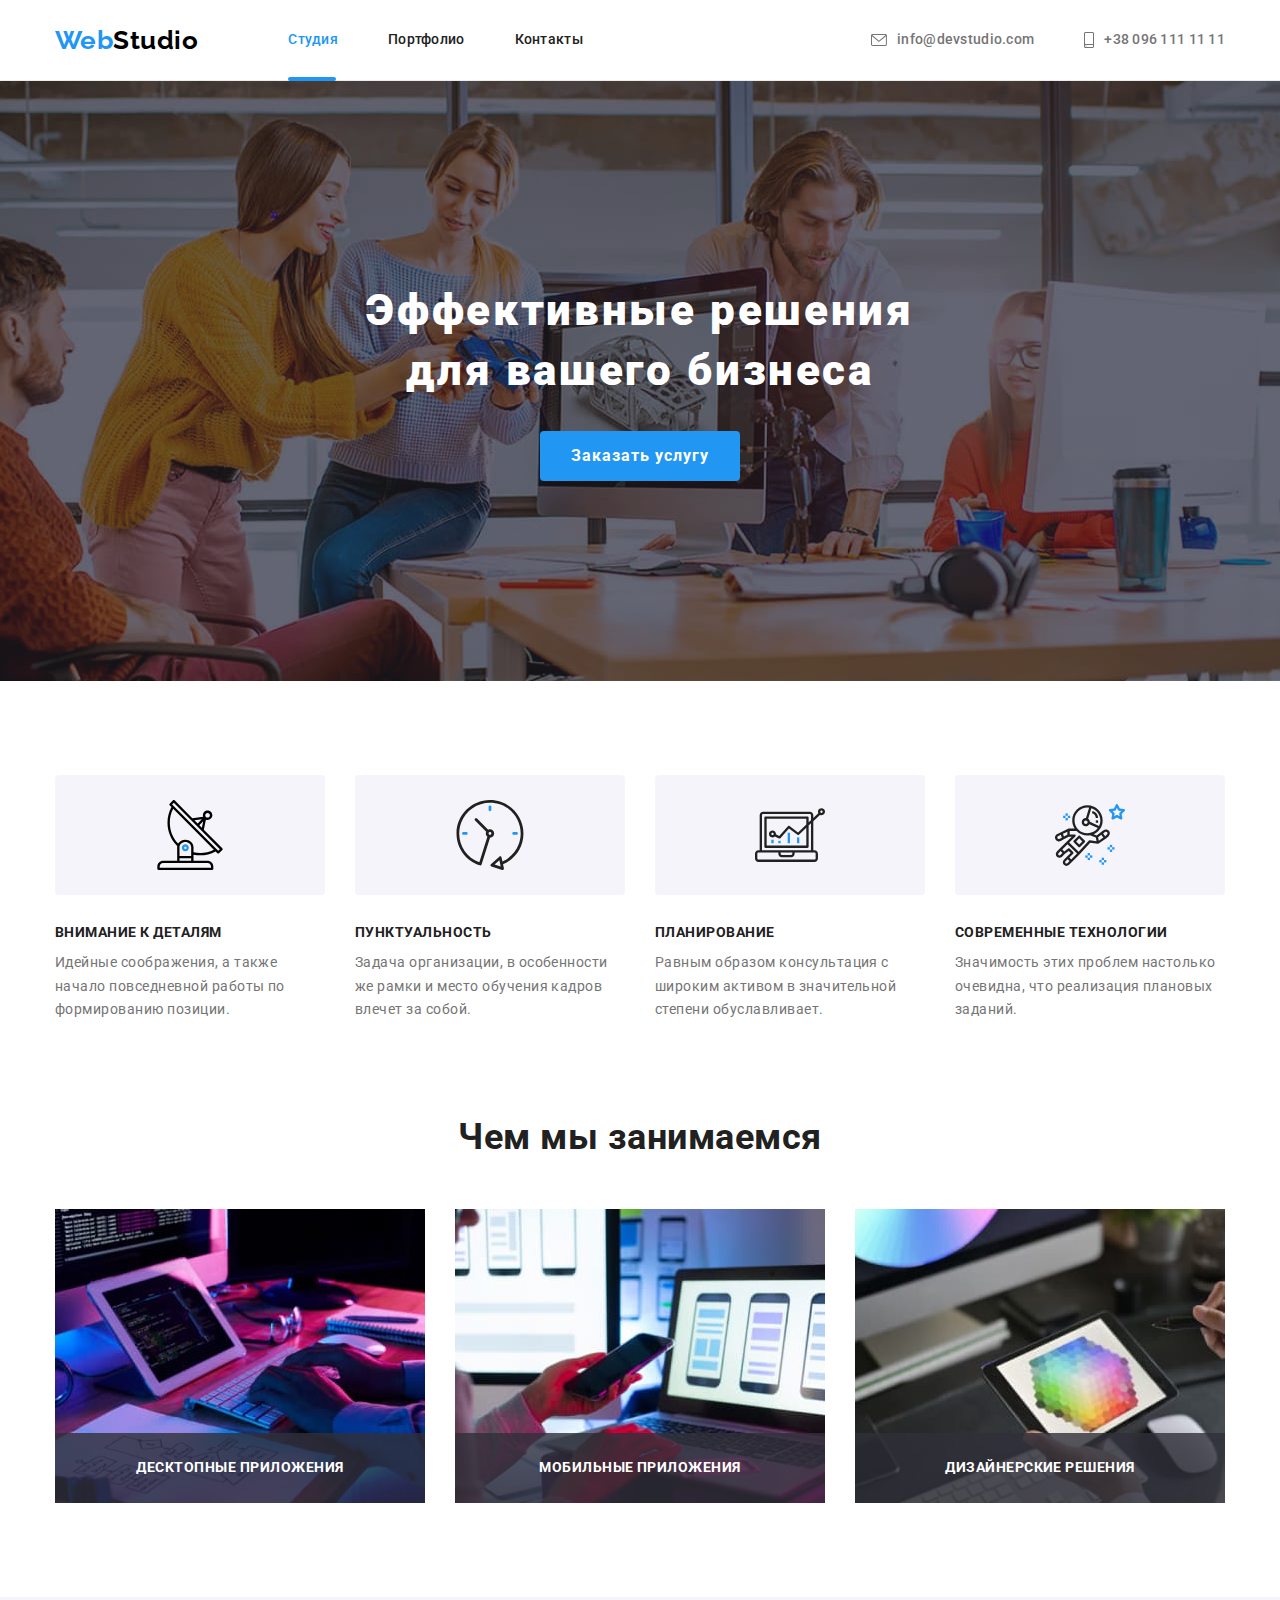
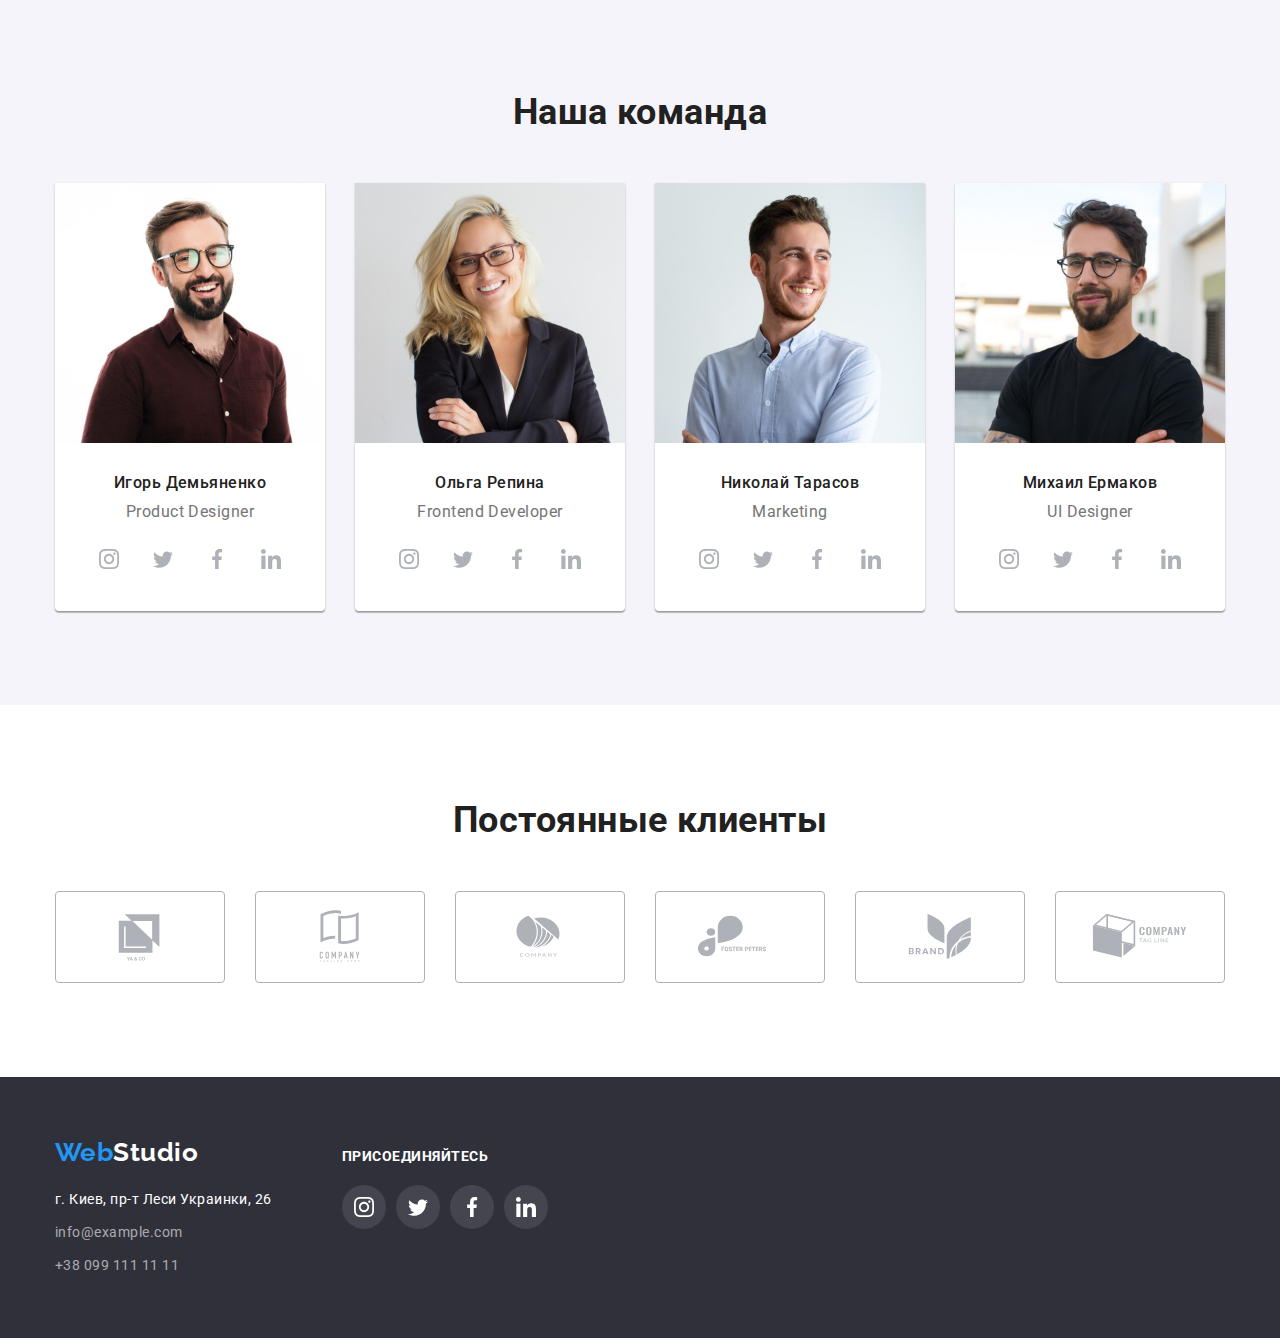
<file: index.html>
<!DOCTYPE html>
<html lang="ru">
  <head>
    <meta charset="UTF-8" />
    <meta http-equiv="X-UA-Compatible" content="IE=edge" />
    <meta name="viewport" content="width=device-width, initial-scale=1.0" />
    <title>WebStudio</title>

    <link
      rel="stylesheet"
      href="https://cdnjs.cloudflare.com/ajax/libs/modern-normalize/1.1.0/modern-normalize.min.css"
      integrity="sha512-wpPYUAdjBVSE4KJnH1VR1HeZfpl1ub8YT/NKx4PuQ5NmX2tKuGu6U/JRp5y+Y8XG2tV+wKQpNHVUX03MfMFn9Q=="
      crossorigin="anonymous"
      referrerpolicy="no-referrer"
    />
    <link rel="preconnect" href="https://fonts.googleapis.com" />
    <link rel="preconnect" href="https://fonts.gstatic.com" crossorigin />
    <link
      href="https://fonts.googleapis.com/css2?family=Raleway:wght@700&family=Roboto:wght@400;500;700;900&display=swap"
      rel="stylesheet"
    />
    <link rel="stylesheet" href="./css/styles.css" />
  </head>

  <body>
    <header class="header">
      <div class="container">
        <nav class="navigation">
          <a href="./index.html" class="logo"
            ><span class="web">Web</span><span class="studio">Studio</span>
          </a>

          <ul class="site-nav list">
            <li class="nav-item"><a href="./index.html" class="link current">Студия</a></li>
            <li class="nav-item"><a href="./portfolio.html" class="link">Портфолио</a></li>
            <li class="nav-item"><a href="" class="link">Контакты</a></li>
          </ul>
        </nav>

        <ul class="contacts-list list">
          <li class="contact-item">
            <a href="mailto:info@devstudio.com" class="contact-link link">
              <svg class="contact-icon" width="16" height="12">
                <use href="./images/icon/symbol-defs.svg#icon-envelope"></use></svg
              >info@devstudio.com</a
            >
          </li>
          <li class="contact-item">
            <a href="tel:+380961111111" class="contact-link link"
              ><svg class="contact-icon" width="10" height="16">
                <use href="./images/icon/symbol-defs.svg#icon-smartphone"></use></svg
              >+38 096 111 11 11</a
            >
          </li>
        </ul>
      </div>
    </header>

    <main>
      <section class="hero">
        <div class="container">
          <h1 class="hero-title">
            Эффективные решения <br />
            для вашего бизнеса
          </h1>
          <div class="center-button">
            <button type="button" class="button" data-modal-open>Заказать услугу</button>
          </div>
        </div>
      </section>

      <section class="section advantage">
        <div class="container">
          <h2 class="visually-hidden">Наши преимущества</h2>
          <ul class="advantage-list list">
            <li class="advantage-info">
              <div class="advantage-card">
                <svg class="advantage-icon" width="70" height="70">
                  <use href="./images/icon/symbol-defs.svg#icon-antenna-1"></use>
                </svg>
              </div>
              <h3 class="advantage-item">Внимание к деталям</h3>
              <p class="advantage-description">
                Идейные соображения, а также начало повседневной работы по формированию позиции.
              </p>
            </li>
            <li class="advantage-info">
              <div class="advantage-card">
                <svg class="advantage-icon" width="70" height="70">
                  <use href="./images/icon/symbol-defs.svg#icon-clock-1"></use>
                </svg>
              </div>
              <h3 class="advantage-item">Пунктуальность</h3>
              <p class="advantage-description">
                Задача организации, в особенности же рамки и место обучения кадров влечет за собой.
              </p>
            </li>
            <li class="advantage-info">
              <div class="advantage-card">
                <svg class="advantage-icon" width="70" height="70">
                  <use href="./images/icon/symbol-defs.svg#icon-diagram-1"></use>
                </svg>
              </div>
              <h3 class="advantage-item">Планирование</h3>
              <p class="advantage-description">
                Равным образом консультация с широким активом в значительной степени обуславливает.
              </p>
            </li>
            <li class="advantage-info">
              <div class="advantage-card">
                <svg class="advantage-icon" width="70" height="70">
                  <use href="./images/icon/symbol-defs.svg#icon-astronaut-1"></use>
                </svg>
              </div>
              <h3 class="advantage-item">Современные технологии</h3>
              <p class="advantage-description">
                Значимость этих проблем настолько очевидна, что реализация плановых заданий.
              </p>
            </li>
          </ul>
        </div>
      </section>

      <section class="section examples">
        <div class="container">
          <h2 class="examples-title">Чем мы занимаемся</h2>
          <ul class="examples-list list">
            <li class="example-card">
              <div class="example-card-wrap">
                <img src="./images/img.jpg" alt="человек пишет код" width="370" />
                <p class="example-cover-text">Десктопные приложения</p>
              </div>
            </li>
            <li class="example-card">
              <div class="example-card-wrap">
                <img
                  src="./images/img2.jpg"
                  alt="человек разрабатывает макет верстки для мобильных устройств"
                  width="370"
                />
                <p class="example-cover-text">Мобильные приложения</p>
              </div>
            </li>
            <li class="example-card">
              <div class="example-card-wrap">
                <img
                  src="./images/img3.jpg"
                  alt="человек продумывает цветовые рпешения для дизайна"
                  width="370"
                />
                <p class="example-cover-text">Дизайнерские решения</p>
              </div>
            </li>
          </ul>
        </div>
      </section>

      <section class="section team">
        <div class="container">
          <h2 class="team-title">Наша команда</h2>
          <ul class="team-members list">
            <li class="member-info">
              <img src="./images/igor.jpg" alt="Игорь Демьяненко" width="270" />
              <div class="member-box">
                <h3 class="team-member-name">Игорь Демьяненко</h3>
                <p lang="en" class="team-member-description">Product Designer</p>

                <ul class="team-member-social list">
                  <li class="team-member-item">
                    <a href="" class="team-member-link link">
                      <svg class="social-icon" width="20" height="20">
                        <use href="./images/icon/symbol-defs.svg#icon-instagram-2"></use></svg
                    ></a>
                  </li>

                  <li class="team-member-item">
                    <a href="" class="team-member-link link">
                      <svg class="social-icon" width="20" height="20">
                        <use href="./images/icon/symbol-defs.svg#icon-twitter"></use></svg
                    ></a>
                  </li>

                  <li class="team-member-item">
                    <a href="" class="team-member-link link">
                      <svg class="social-icon" width="20" height="20">
                        <use href="./images/icon/symbol-defs.svg#icon-facebook-1"></use></svg
                    ></a>
                  </li>
                  <li class="team-member-item">
                    <a href="" class="team-member-link link">
                      <svg class="social-icon" width="20" height="20">
                        <use href="./images/icon/symbol-defs.svg#icon-linkedin-1"></use></svg
                    ></a>
                  </li>
                </ul>
              </div>
            </li>

            <li class="member-info">
              <img src="./images/olga.jpg" alt="Ольга Репина" width="270" />
              <div class="member-box">
                <h3 class="team-member-name">Ольга Репина</h3>
                <p lang="en" class="team-member-description">Frontend Developer</p>
                <ul class="team-member-social list">
                  <li class="team-member-item">
                    <a href="" class="team-member-link link">
                      <svg class="social-icon" width="20" height="20">
                        <use href="./images/icon/symbol-defs.svg#icon-instagram-2"></use></svg
                    ></a>
                  </li>
                  <li class="team-member-item">
                    <a href="" class="team-member-link link">
                      <svg class="social-icon" width="20" height="20">
                        <use href="./images/icon/symbol-defs.svg#icon-twitter"></use></svg
                    ></a>
                  </li>

                  <li class="team-member-item">
                    <a href="" class="team-member-link link">
                      <svg class="social-icon" width="20" height="20">
                        <use href="./images/icon/symbol-defs.svg#icon-facebook-1"></use></svg
                    ></a>
                  </li>
                  <li class="team-member-item">
                    <a href="" class="team-member-link link">
                      <svg class="social-icon" width="20" height="20">
                        <use href="./images/icon/symbol-defs.svg#icon-linkedin-1"></use></svg
                    ></a>
                  </li>
                </ul>
              </div>
            </li>
            <li class="member-info">
              <img src="./images/nikolay.jpg" alt="Николай Тарасов" width="270" />
              <div class="member-box">
                <h3 class="team-member-name">Николай Тарасов</h3>
                <p lang="en" class="team-member-description">Marketing</p>
                <ul class="team-member-social list">
                  <li class="team-member-item">
                    <a href="" class="team-member-link link">
                      <svg class="social-icon" width="20" height="20">
                        <use href="./images/icon/symbol-defs.svg#icon-instagram-2"></use></svg
                    ></a>
                  </li>
                  <li class="team-member-item">
                    <a href="" class="team-member-link link">
                      <svg class="social-icon" width="20" height="20">
                        <use href="./images/icon/symbol-defs.svg#icon-twitter"></use></svg
                    ></a>
                  </li>

                  <li class="team-member-item">
                    <a href="" class="team-member-link link">
                      <svg class="social-icon" width="20" height="20">
                        <use href="./images/icon/symbol-defs.svg#icon-facebook-1"></use></svg
                    ></a>
                  </li>
                  <li class="team-member-item">
                    <a href="" class="team-member-link link">
                      <svg class="social-icon" width="20" height="20">
                        <use href="./images/icon/symbol-defs.svg#icon-linkedin-1"></use></svg
                    ></a>
                  </li>
                </ul>
              </div>
            </li>
            <li class="member-info">
              <img src="./images/michail.jpg" alt="Михаил Ермаков" width="270" />
              <div class="member-box">
                <h3 class="team-member-name">Михаил Ермаков</h3>
                <p lang="en" class="team-member-description">UI Designer</p>
                <ul class="team-member-social list">
                  <li class="team-member-item">
                    <a href="" class="team-member-link link">
                      <svg class="social-icon" width="20" height="20">
                        <use href="./images/icon/symbol-defs.svg#icon-instagram-2"></use></svg
                    ></a>
                  </li>
                  <li class="team-member-item">
                    <a href="" class="team-member-link link">
                      <svg class="social-icon" width="20" height="20">
                        <use href="./images/icon/symbol-defs.svg#icon-twitter"></use></svg
                    ></a>
                  </li>
                  <li class="team-member-item">
                    <a href="" class="team-member-link link">
                      <svg class="social-icon" width="20" height="20">
                        <use href="./images/icon/symbol-defs.svg#icon-facebook-1"></use></svg
                    ></a>
                  </li>
                  <li class="team-member-item">
                    <a href="" class="team-member-link link">
                      <svg class="social-icon" width="20" height="20">
                        <use href="./images/icon/symbol-defs.svg#icon-linkedin-1"></use></svg
                    ></a>
                  </li>
                </ul>
              </div>
            </li>
          </ul>
        </div>
      </section>

      <section class="section clients">
        <div class="container">
          <h2 class="clients-header">Постоянные клиенты</h2>
          <ul class="clients-list">
            <li class="clients-item list">
              <a href="" class="clients-link"
                ><svg class="clients-icon" width="106" height="60">
                  <use href="./images/icon/symbol-defs.svg#icon-Logo1"></use></svg
              ></a>
            </li>
            <li class="clients-item list">
              <a href="" class="clients-link"
                ><svg class="clients-icon" width="106" height="60">
                  <use href="./images/icon/symbol-defs.svg#icon-Logo2"></use></svg
              ></a>
            </li>
            <li class="clients-item list">
              <a href="" class="clients-link"
                ><svg class="clients-icon" width="106" height="60">
                  <use href="./images/icon/symbol-defs.svg#icon-Logo3"></use></svg
              ></a>
            </li>
            <li class="clients-item list">
              <a href="" class="clients-link"
                ><svg class="clients-icon" width="106" height="60">
                  <use href="./images/icon/symbol-defs.svg#icon-Logo4"></use></svg
              ></a>
            </li>
            <li class="clients-item list">
              <a href="" class="clients-link"
                ><svg class="clients-icon" width="106" height="60">
                  <use href="./images/icon/symbol-defs.svg#icon-Logo5"></use></svg
              ></a>
            </li>
            <li class="clients-item list">
              <a href="" class="clients-link"
                ><svg class="clients-icon" width="106" height="60">
                  <use href="./images/icon/symbol-defs.svg#icon-Logo6"></use></svg
              ></a>
            </li>
          </ul>
        </div>
      </section>
    </main>

    <footer class="footer">
      <div class="contact-wrap container">
        <div class="contacts-bottom">
          <h2 class="visually-hidden">адрес</h2>
          <a href="./index.html" class="logo"
            ><span class="web">Web</span><span class="studio">Studio</span></a
          >
          <address class="adress">
            <ul class="adress-list list">
              <li class="adress-item">
                <a href="https://goo.gl/maps/33gtuHecfimrdce18" target="blank" class="location"
                  >г. Киев, пр-т Леси Украинки, 26</a
                >
              </li>
              <li class="adress-item">
                <a href="mailto:info@example.com" class="link">info@example.com</a>
              </li>
              <li class="adress-item">
                <a href="tel:+380991111111+" class="link">+38 099 111 11 11</a>
              </li>
            </ul>
          </address>
        </div>
        <div class="social-media">
          <h2 class="visually-hidden">социальные сети</h2>
          <p class="join-social">присоединяйтесь</p>
          <ul class="join-social-list list">
            <li class="social-icon">
              <a href="" class="social-link link">
                <svg class="social-icon" width="20" height="20">
                  <use href="./images/icon/symbol-defs.svg#icon-instagram-2"></use></svg
              ></a>
            </li>
            <li class="social-icon">
              <a href="" class="social-link link">
                <svg class="social-icon" width="20" height="20">
                  <use href="./images/icon/symbol-defs.svg#icon-twitter"></use>
                </svg>
              </a>
            </li>
            <li class="social-icon">
              <a href="" class="social-link link">
                <svg class="social-icon" width="20" height="20">
                  <use href="./images/icon/symbol-defs.svg#icon-facebook-1"></use>
                </svg>
              </a>
            </li>
            <li class="social-icon">
              <a href="" class="social-link link">
                <svg class="social-icon" width="20" height="20">
                  <use href="./images/icon/symbol-defs.svg#icon-linkedin-1"></use>
                </svg>
              </a>
            </li>
          </ul>
        </div>
      </div>
    </footer>

    <div class="backdrop is-hidden" data-modal>
      <div class="modal">
        <button type="button" class="modal-close" data-modal-close>
          <svg class="modal-close-icon" width="18" height="18">
            <use href="./images/icon/symbol-defs.svg#icon-close-btn"></use>
          </svg>
        </button>
      </div>
    </div>
    <script src="./js/modal.js"></script>
  </body>
</html>
</file>
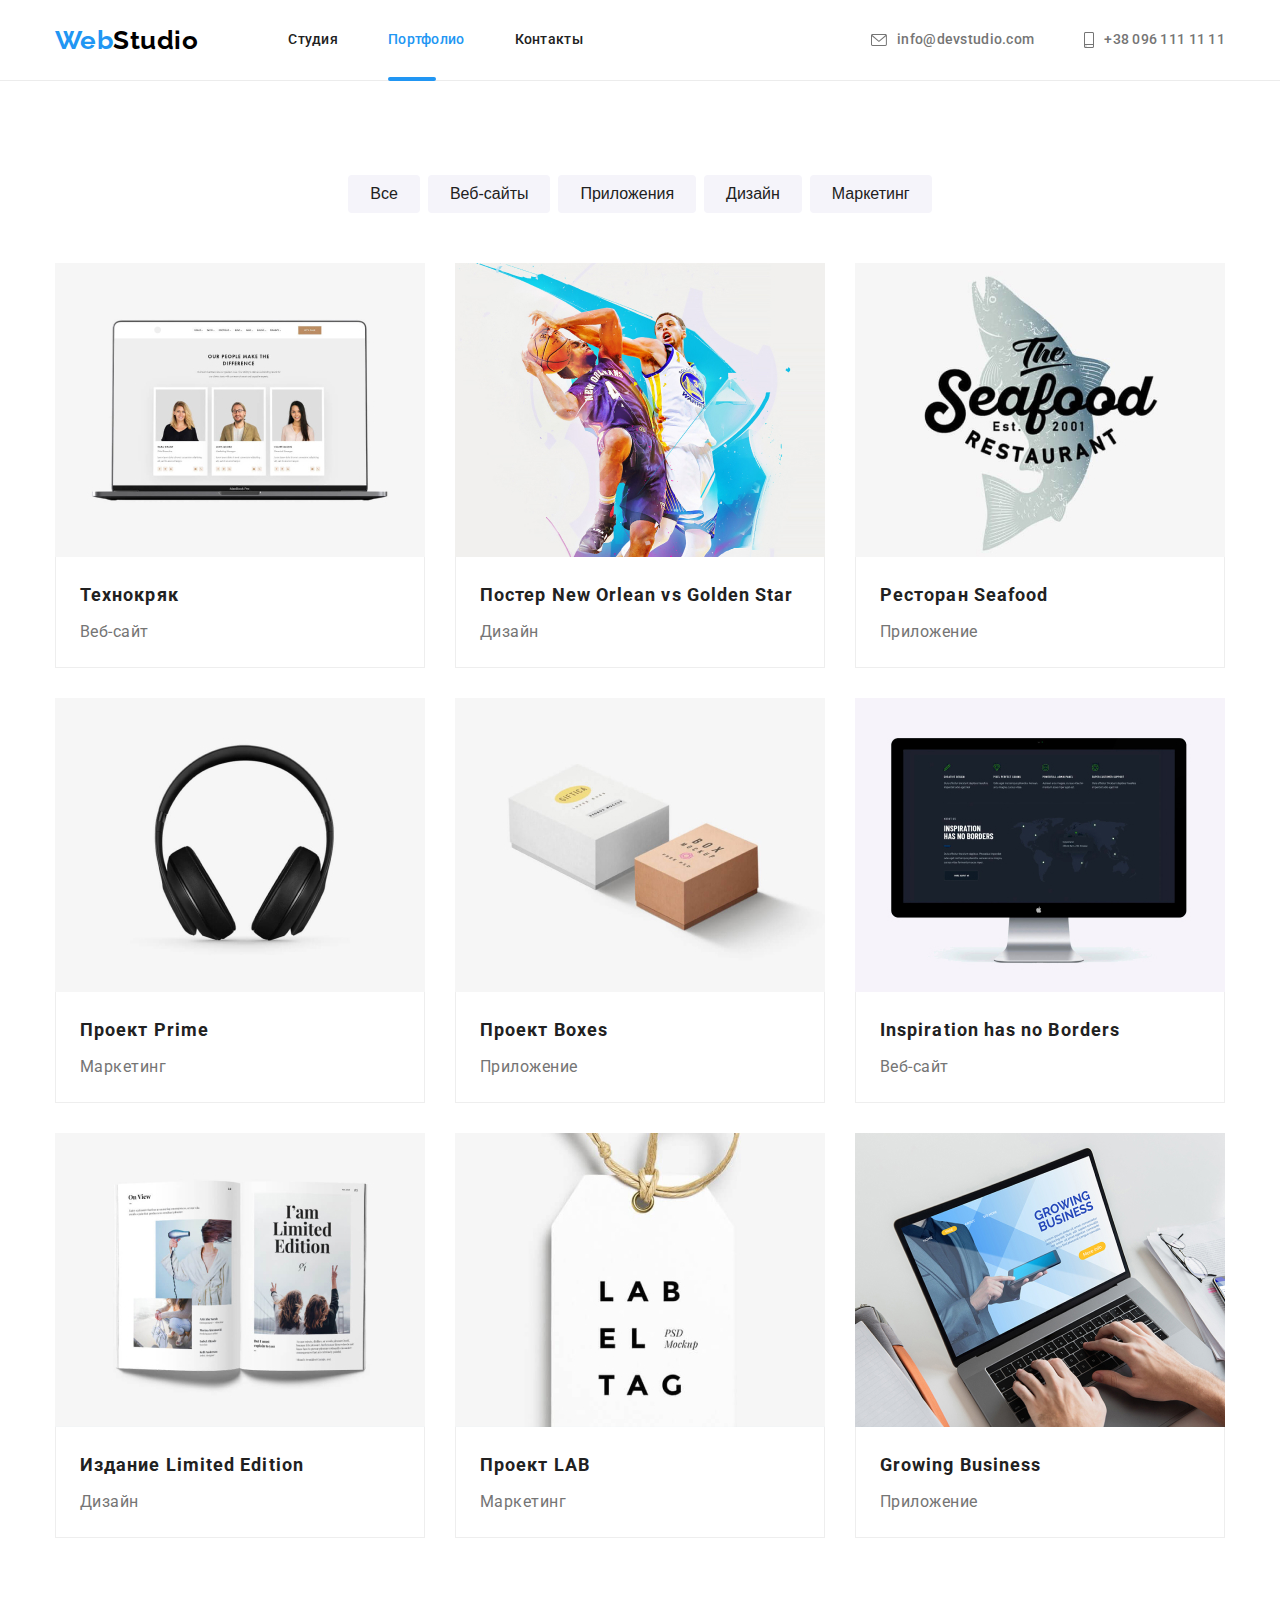
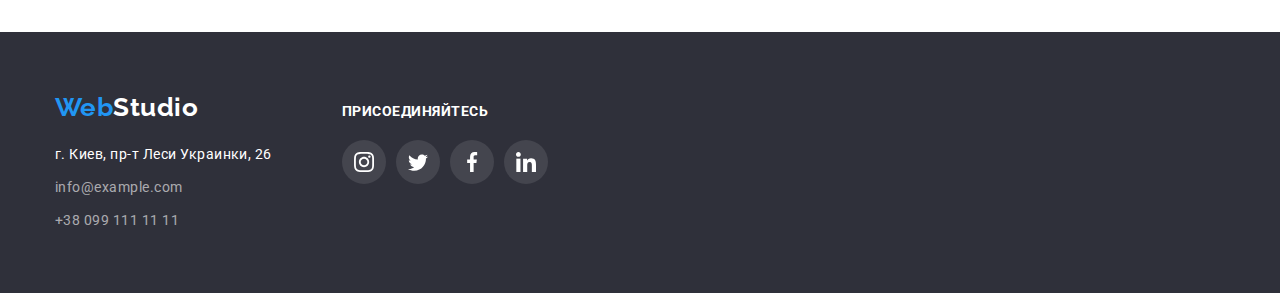
<file: portfolio.html>
<!DOCTYPE html>
<html lang="en">
  <head>
    <meta charset="UTF-8" />
    <meta http-equiv="X-UA-Compatible" content="IE=edge" />
    <meta name="viewport" content="width=device-width, initial-scale=1.0" />
    <title>Portfolio</title>

    <link
      rel="stylesheet"
      href="https://cdnjs.cloudflare.com/ajax/libs/modern-normalize/1.1.0/modern-normalize.min.css"
      integrity="sha512-wpPYUAdjBVSE4KJnH1VR1HeZfpl1ub8YT/NKx4PuQ5NmX2tKuGu6U/JRp5y+Y8XG2tV+wKQpNHVUX03MfMFn9Q=="
      crossorigin="anonymous"
      referrerpolicy="no-referrer"
    />

    <link rel="preconnect" href="https://fonts.googleapis.com" />
    <link rel="preconnect" href="https://fonts.gstatic.com" crossorigin />
    <link
      href="https://fonts.googleapis.com/css2?family=Raleway:wght@700&family=Roboto:wght@400;500;700;900&display=swap"
      rel="stylesheet"
    />

    <link rel="stylesheet" href="./css/styles.css" />
  </head>
  <body>
    <header class="header">
      <div class="container">
        <nav class="navigation">
          <a href="./index.html" class="logo"
            ><span class="web">Web</span><span class="studio">Studio</span>
          </a>

          <ul class="site-nav list">
            <li class="nav-item"><a href="./index.html" class="link">Студия</a></li>
            <li class="nav-item"><a href="./portfolio.html" class="link current">Портфолио</a></li>
            <li class="nav-item"><a href="" class="link">Контакты</a></li>
          </ul>
        </nav>

        <ul class="contacts-list list">
          <li class="contact-item">
            <a href="mailto:info@devstudio.com" class="contact-link link">
              <svg class="contact-icon" width="16" height="12">
                <use href="./images/icon/symbol-defs.svg#icon-envelope"></use></svg
              >info@devstudio.com</a
            >
          </li>
          <li class="contact-item">
            <a href="tel:+380961111111" class="contact-link link"
              ><svg class="contact-icon" width="10" height="16">
                <use href="./images/icon/symbol-defs.svg#icon-smartphone"></use></svg
              >+38 096 111 11 11</a
            >
          </li>
        </ul>
      </div>
    </header>

    <main>
      <section class="section">
        <div class="container">
          <h1 class="visually-hidden">Примеры работ</h1>
          <ul class="filter-buttons">
            <li class="filter-item list"><button class="filter">Все</button></li>
            <li class="filter-item list"><button class="filter">Веб-сайты</button></li>
            <li class="filter-item list"><button class="filter">Приложения</button></li>
            <li class="filter-item list"><button class="filter">Дизайн</button></li>
            <li class="filter-item list"><button class="filter">Маркетинг</button></li>
          </ul>

          <ul class="portfolio-list">
            <li class="porfolio-item list">
              <a href="" class="portfolio-card link">
                <div class="portfolio-hover-wrap">
                  <img src="./images/technokryak.jpg" alt="Веб-сайт" width="370" />
                  <p class="portfolio-hover-text">
                    Ресурс предлагает комплексные предложения с разным уровнем функционала и
                    сервисов. Все это позволит посетителю получить исчерпывающие сведения о компании
                    или частном лице.
                  </p>
                </div>
                <div class="card-info">
                  <h2 class="portfolio-list-title">Технокряк</h2>
                  <p class="portfolio-description">Веб-сайт</p>
                </div>
              </a>
            </li>

            <li class="porfolio-item list">
              <a href="" class="portfolio-card link">
                <div class="portfolio-hover-wrap">
                  <img
                    class="portfolio-img"
                    src="./images/poster.jpg"
                    alt="Постер New Orlean vs Golden Star"
                    width="370"
                  />
                  <p class="portfolio-hover-text">
                    Ресурс предлагает комплексные предложения с разным уровнем функционала и
                    сервисов. Все это позволит посетителю получить исчерпывающие сведения о компании
                    или частном лице.
                  </p>
                </div>
                <div class="card-info">
                  <h2 class="portfolio-list-title">Постер New Orlean vs Golden Star</h2>
                  <p class="portfolio-description">Дизайн</p>
                </div>
              </a>
            </li>
            <li class="porfolio-item list">
              <a href="" class="portfolio-card link">
                <div class="portfolio-hover-wrap">
                  <img src="./images/seafood.jpg" alt="Логотип ресторана" width="370" />
                  <p class="portfolio-hover-text">
                    Ресурс предлагает комплексные предложения с разным уровнем функционала и
                    сервисов. Все это позволит посетителю получить исчерпывающие сведения о компании
                    или частном лице.
                  </p>
                </div>
                <div class="card-info">
                  <h2 class="portfolio-list-title">Ресторан Seafood</h2>
                  <p class="portfolio-description">Приложение</p>
                </div>
              </a>
            </li>
            <li class="porfolio-item list">
              <a href="" class="portfolio-card link">
                <div class="portfolio-hover-wrap">
                  <img src="./images/prime.jpg" alt="Наушники" width="370" />
                  <p class="portfolio-hover-text">
                    Ресурс предлагает комплексные предложения с разным уровнем функционала и
                    сервисов. Все это позволит посетителю получить исчерпывающие сведения о компании
                    или частном лице.
                  </p>
                </div>
                <div class="card-info">
                  <h2 class="portfolio-list-title">Проект Prime</h2>
                  <p class="portfolio-description">Маркетинг</p>
                </div>
              </a>
            </li>
            <li class="porfolio-item list">
              <a href="" class="portfolio-card link">
                <div class="portfolio-hover-wrap">
                  <img src="./images/boxes.jpg" alt="Коробки" width="370" />
                  <p class="portfolio-hover-text">
                    Ресурс предлагает комплексные предложения с разным уровнем функционала и
                    сервисов. Все это позволит посетителю получить исчерпывающие сведения о компании
                    или частном лице.
                  </p>
                </div>
                <div class="card-info">
                  <h2 class="portfolio-list-title">Проект Boxes</h2>
                  <p class="portfolio-description">Приложение</p>
                </div>
              </a>
            </li>
            <li class="porfolio-item list">
              <a href="" class="portfolio-card link">
                <div class="portfolio-hover-wrap">
                  <img src="./images/inspiration.jpg" alt="Монитор с веб-сайтом" width="370" />
                  <p class="portfolio-hover-text">
                    Ресурс предлагает комплексные предложения с разным уровнем функционала и
                    сервисов. Все это позволит посетителю получить исчерпывающие сведения о компании
                    или частном лице.
                  </p>
                </div>
                <div class="card-info">
                  <h2 class="portfolio-list-title">Inspiration has no Borders</h2>
                  <p class="portfolio-description">Веб-сайт</p>
                </div>
              </a>
            </li>
            <li class="porfolio-item list">
              <a href="" class="portfolio-card link">
                <div class="portfolio-hover-wrap">
                  <img src="./images/journal.jpg" alt="Журнал" width="370" />
                  <p class="portfolio-hover-text">
                    Ресурс предлагает комплексные предложения с разным уровнем функционала и
                    сервисов. Все это позволит посетителю получить исчерпывающие сведения о компании
                    или частном лице.
                  </p>
                </div>
                <div class="card-info">
                  <h2 class="portfolio-list-title">Издание Limited Edition</h2>
                  <p class="portfolio-description">Дизайн</p>
                </div>
              </a>
            </li>
            <li class="porfolio-item list">
              <a href="" class="portfolio-card link">
                <div class="portfolio-hover-wrap">
                  <img src="./images/lab.jpg" alt="Бирка" width="370" />
                  <p class="portfolio-hover-text">
                    Ресурс предлагает комплексные предложения с разным уровнем функционала и
                    сервисов. Все это позволит посетителю получить исчерпывающие сведения о компании
                    или частном лице.
                  </p>
                </div>
                <div class="card-info">
                  <h2 class="portfolio-list-title">Проект LAB</h2>
                  <p class="portfolio-description">Маркетинг</p>
                </div>
              </a>
            </li>
            <li class="porfolio-item list">
              <a href="" class="portfolio-card link">
                <div class="portfolio-hover-wrap">
                  <img src="./images/business.jpg" alt="Ноутбук с приложением" width="370" />
                  <p class="portfolio-hover-text">
                    Ресурс предлагает комплексные предложения с разным уровнем функционала и
                    сервисов. Все это позволит посетителю получить исчерпывающие сведения о компании
                    или частном лице.
                  </p>
                </div>
                <div class="card-info">
                  <h2 class="portfolio-list-title">Growing Business</h2>
                  <p class="portfolio-description">Приложение</p>
                </div>
              </a>
            </li>
          </ul>
        </div>
      </section>
    </main>

    <footer class="footer">
      <div class="contact-wrap container">
        <div class="contacts-bottom">
          <h2 class="visually-hidden">адрес</h2>
          <a href="./index.html" class="logo"
            ><span class="web">Web</span><span class="studio">Studio</span></a
          >
          <address class="adress">
            <ul class="adress-list list">
              <li class="adress-item">
                <a href="https://goo.gl/maps/33gtuHecfimrdce18" target="blank" class="location"
                  >г. Киев, пр-т Леси Украинки, 26</a
                >
              </li>
              <li class="adress-item">
                <a href="mailto:info@example.com" class="link">info@example.com</a>
              </li>
              <li class="adress-item">
                <a href="tel:+380991111111+" class="link">+38 099 111 11 11</a>
              </li>
            </ul>
          </address>
        </div>
        <div class="social-media">
          <h2 class="visually-hidden">социальные сети</h2>
          <p class="join-social">присоединяйтесь</p>
          <ul class="join-social-list list">
            <li class="social-icon">
              <a href="" class="social-link link">
                <svg class="social-icon" width="20" height="20">
                  <use href="./images/icon/symbol-defs.svg#icon-instagram-2"></use></svg
              ></a>
            </li>
            <li class="social-icon">
              <a href="" class="social-link link">
                <svg class="social-icon" width="20" height="20">
                  <use href="./images/icon/symbol-defs.svg#icon-twitter"></use>
                </svg>
              </a>
            </li>
            <li class="social-icon">
              <a href="" class="social-link link">
                <svg class="social-icon" width="20" height="20">
                  <use href="./images/icon/symbol-defs.svg#icon-facebook-1"></use>
                </svg>
              </a>
            </li>
            <li class="social-icon">
              <a href="" class="social-link link">
                <svg class="social-icon" width="20" height="20">
                  <use href="./images/icon/symbol-defs.svg#icon-linkedin-1"></use>
                </svg>
              </a>
            </li>
          </ul>
        </div>
      </div>
    </footer>
  </body>
</html>
</file>
<file: css/styles.css>
*,
*::before,
*::after {
  box-sizing: border-box;
}

:root {
  --main-text-color: #212121;
  --secondary-text-color: #757575;
  --footer-text-color: rgba(255, 255, 255, 0.6);
  --accent-color: #2196f3;
  --accent-bg-color: #2f303a;
  --main-bg-color: #ffffff;
  --secondary-bg-color: #f5f4fa;
}
p,
h1,
h2,
h3,
h4,
h5,
h6 {
  margin: 0;
}

ul,
ol {
  margin: 0;
  padding-left: 0;
  padding-bottom: 0;
}
body {
  margin: 0;
  font-family: 'Roboto', sans-serif;
  color: var(--main-text-color);
  letter-spacing: 0.03em;
}

img {
  display: block;
  max-width: 100%;
  height: auto;
}

.container {
  width: 1200px;
  padding: 0px 15px;
  margin: 0 auto;
}

.section {
  padding: 94px 0;
}

.link {
  cursor: pointer;
  text-decoration: none;
}

.list {
  list-style: none;
}

.header .container {
  display: flex;
  align-items: center;
  justify-content: space-between;
}
.header {
  background-color: var(--main-bg-color);
  border-bottom: 1px solid #ececec;
}

.navigation {
  display: flex;
  align-items: center;
}
.site-nav {
  margin-left: 90px;
  display: flex;
  align-items: baseline;
}

.site-nav .link {
  padding: 32px 0;
  display: block;
  font-weight: 500;
  font-size: 14px;
  line-height: 1.14;
  letter-spacing: 0.02em;
  color: var(--main-text-color);
  text-decoration: none;
  transition: color 250ms cubic-bezier(0.4, 0, 0.2, 1);
}
.site-nav .link.current {
  color: var(--accent-color);
}
.site-nav .link:hover,
.site-nav .link:focus {
  color: var(--accent-color);
}

.nav-item {
  margin-right: 50px;
  position: relative;
}

.link.current::after {
  content: '';
  width: 48px;
  height: 4px;
  background-color: var(--accent-color);
  border-radius: 2px;
  position: absolute;
  bottom: -1px;
  left: 0;
}

.nav-item:last-child {
  margin-right: 0;
}
.logo {
  font-family: 'Raleway', sans-serif;
  font-weight: 700;
  font-size: 26px;
  line-height: 1.19;
  text-decoration: none;
}
.web {
  color: var(--accent-color);
}
.studio {
  color: #000000;
}

.visually-hidden {
  position: absolute;
  white-space: nowrap;
  width: 1px;
  height: 1px;
  overflow: hidden;
  border: 0;
  padding: 0;
  clip: rect(0 0 0 0);
  clip-path: inset(50%);
  margin: -1px;
}
.contacts-list {
  display: flex;
}

.contact-item {
  margin-right: 50px;
  display: flex;
  color: var(--secondary-text-color);
}

.contact-item:last-child {
  margin-right: 0;
  transition: color 250ms cubic-bezier(0.4, 0, 0.2, 1);
}

.contact-item:hover,
.contact-item:focus {
  color: var(--accent-color);
}

.contact-icon {
  margin-right: 10px;
  fill: currentColor;
}

.contact-link {
  padding: 32px 0;
  font-weight: 500;
  font-size: 14px;
  line-height: 1.14;
  letter-spacing: 0.02em;
  color: currentColor;
  text-decoration: none;
  display: flex;
  align-items: center;
  transition: color 250ms cubic-bezier(0.4, 0, 0.2, 1);
}
.contact-link:hover,
.contact-link:focus {
  color: var(--accent-color);
}

.hero {
  padding: 200px 0;
  background-color: var(--accent-bg-color);
  background-image: linear-gradient(rgba(47, 48, 58, 0.4), rgba(47, 48, 58, 0.4)),
    url(../images/bg-img.jpg);
  background-repeat: no-repeat;
  background-position: center;
  background-size: cover;
  max-width: 1600px;
  margin: 0 auto;
}

.hero-title {
  font-weight: 900;
  font-size: 44px;
  line-height: 1.36;
  text-align: center;
  letter-spacing: 0.06em;
  color: var(--main-bg-color);
  margin-bottom: 30px;
}
.button {
  font-family: inherit;
  font-weight: 700;
  font-size: 16px;
  line-height: 1.88;
  letter-spacing: 0.06em;
  background-color: var(--accent-color);
  color: var(--main-bg-color);
  cursor: pointer;
  border-radius: 4px;
  border: transparent;
  min-width: 200px;
  padding-top: 10px;
  padding-bottom: 10px;
  transition: color 250ms cubic-bezier(0.4, 0, 0.2, 1);
}

.button:focus,
.button:hover {
  color: var(--main-text-color);
}

.center-button {
  display: flex;
  justify-content: center;
  align-items: center;
  height: 50px;
}

.advantage {
  background-color: var(--main-bg-color);
}

.advantage-item {
  font-weight: 700;
  font-size: 14px;
  line-height: 1.14;
  text-transform: uppercase;
  color: var(--main-text-color);
  margin-bottom: 10px;
  margin-top: 30px;
}
.advantage-list {
  display: flex;
  justify-content: space-between;
}

.advantage-card {
  width: 270px;
  height: 120px;
  border-radius: 4px;
  background-color: var(--secondary-bg-color);
  display: flex;
  align-items: center;
  justify-content: center;
  fill: black;
  transition: border 250ms cubic-bezier(0.4, 0, 0.2, 1),
    box-shadow 250ms cubic-bezier(0.4, 0, 0.2, 1);
}

.advantage-card:hover {
  border: 1px solid #000000;
  box-shadow: 0px 4px 4px rgba(0, 0, 0, 0.25);
}

.advantage-info:not(:last-child) {
  margin-right: 30px;
}
.advantage-description {
  font-size: 14px;
  line-height: 1.71;
  color: var(--secondary-text-color);
}
.examples {
  padding-top: 0;
}
.examples-title,
.team-title {
  font-weight: 700;
  font-size: 36px;
  line-height: 1.17;
  text-align: center;
  color: var(--main-text-color);
  margin-bottom: 50px;
}
.examples-list {
  display: flex;
  justify-content: space-between;
}
.example-card:not(:last-child) {
  margin-right: 30px;
}

.example-cover-text {
  font-weight: 700;
  font-size: 14px;
  line-height: 1.14;
  text-transform: uppercase;
  color: var(--main-bg-color);
  position: absolute;
  height: 70px;
  display: flex;
  align-items: center;
  justify-content: center;
  background: rgba(47, 48, 58, 0.8);
  bottom: 0;
  text-align: center;
  width: 100%;
}

.example-card-wrap {
  position: relative;
}
.team-members {
  display: flex;
  justify-content: space-between;
}
.team {
  background-color: var(--secondary-bg-color);
}
.member-info {
  background-color: var(--main-bg-color);
  box-shadow: 0px 1px 3px rgba(0, 0, 0, 0.12), 0px 1px 1px rgba(0, 0, 0, 0.14),
    0px 2px 1px rgba(0, 0, 0, 0.2);
  border-radius: 0px 0px 4px 4px;
}
.member-info:not(:last-child) {
  margin-right: 30px;
}

.member-box {
  padding: 30px 0;
}

.team-member-name {
  font-weight: 500;
  font-size: 16px;
  text-align: center;
}
.team-member-description {
  font-size: 16px;
  line-height: 1.19;
  color: var(--secondary-text-color);
  margin-top: 10px;
  text-align: center;
  margin-bottom: 16px;
}

.team-member-social {
  display: flex;
  justify-content: center;
}

.team-member-item + .team-member-item {
  margin-left: 10px;
}

.team-member-link {
  width: 44px;
  height: 44px;
  border-radius: 50%;
  background-color: var(--main-bg-color);
  display: flex;
  align-items: center;
  justify-content: center;
  fill: #afb1b8;
  transition: background-color 250ms cubic-bezier(0.4, 0, 0.2, 1),
    fill 250ms cubic-bezier(0.4, 0, 0.2, 1);
}

.team-member-link:hover,
.team-member-link:focus {
  background-color: var(--accent-color);
  fill: var(--main-bg-color);
}

.clients {
  background-color: var(--main-bg-color);
}

.clients-header {
  font-weight: 700;
  font-size: 36px;
  line-height: 1.17;
  text-align: center;
  color: var(--main-text-color);
  margin-bottom: 50px;
}

.clients-list {
  display: flex;
}

.clients-item + .clients-item {
  margin-left: 30px;
}

.clients-link {
  width: 170px;
  height: 92px;
  border-radius: 4px;
  border: 1px solid #afb1b8;
  background-color: var(--main-bg-color);
  display: flex;
  align-items: center;
  justify-content: center;
  fill: #afb1b8;
  transition: fill 250ms cubic-bezier(0.4, 0, 0.2, 1), border 250ms cubic-bezier(0.4, 0, 0.2, 1);
}

.clients-link:hover,
.clients-link:focus {
  fill: var(--accent-color);
  border: 1px solid var(--accent-color);
}
.footer {
  background-color: var(--accent-bg-color);
  padding: 60px 0;
}
.footer .studio {
  color: var(--main-bg-color);
}

.contact-wrap {
  display: flex;
  align-items: baseline;
}

.contacts-bottom {
  width: calc(25%-15px);
  margin-right: 70px;
}

.location {
  font-size: 14px;
  line-height: 1.71;
  color: var(--main-bg-color);
  text-decoration: none;
  transition: color 250ms cubic-bezier(0.4, 0, 0.2, 1);
}
.location:focus,
.location:hover {
  color: var(--accent-color);
}

.adress {
  margin-top: 20px;
}
.adress-list {
  font-style: normal;
  margin-top: 20px;
}

.adress-item {
  margin-bottom: 9px;
}

.adress-item:last-child {
  margin-bottom: 0;
}
.adress .link {
  font-size: 14px;
  line-height: 1.71;
  font-style: normal;
  color: var(--footer-text-color);
  text-decoration: none;
  transition: color 250ms cubic-bezier(0.4, 0, 0.2, 1);
}
.adress .link:focus,
.adress .link:hover {
  color: var(--accent-color);
}

.join-social {
  font-weight: 700;
  font-size: 14px;
  line-height: 1.14;
  text-transform: uppercase;
  color: var(--main-bg-color);
}
.join-social-list {
  display: flex;
  margin-top: 20px;
}

.social-icon + .social-icon {
  margin-left: 10px;
}
.social-link {
  width: 44px;
  height: 44px;
  border-radius: 50%;
  background-color: rgba(255, 255, 255, 0.1);
  display: flex;
  align-items: center;
  justify-content: center;
  fill: var(--main-bg-color);
  transition: background-color 250ms cubic-bezier(0.4, 0, 0.2, 1);
}
.social-link:hover,
.social-link:focus {
  background-color: var(--accent-color);
}

.portfolio-list-title {
  font-weight: 700;
  font-size: 18px;
  line-height: 2;
  letter-spacing: 0.06em;
  color: var(--main-text-color);
}

.portfolio-description {
  font-size: 16px;
  line-height: 1.89;
  color: var(--secondary-text-color);
  margin-top: 4px;
}
.filter-buttons {
  justify-content: center;
  display: flex;
}
.filter {
  font-weight: 500;
  font-size: 16px;
  line-height: 1.6;
  text-align: center;
  background-color: var(--secondary-bg-color);
  color: var(--main-text-color);
  cursor: pointer;
  border-radius: 4px;
  padding: 6px 22px;
  border: none;
  transition: color 250ms cubic-bezier(0.4, 0, 0.2, 1),
    background-color 250ms cubic-bezier(0.4, 0, 0.2, 1),
    box-shadow 250ms cubic-bezier(0.4, 0, 0.2, 1);
}
.filter:hover,
.filter:focus {
  color: var(--main-bg-color);
  background-color: var(--accent-color);
  box-shadow: 0px 3px 1px rgba(0, 0, 0, 0.1), 0px 1px 2px rgba(0, 0, 0, 0.08),
    0px 2px 2px rgba(0, 0, 0, 0.12);
}

.filter-item {
  margin-right: 8px;
}

.filter-item:last-child {
  margin-right: 0;
}

.portfolio-list {
  display: flex;
  flex-wrap: wrap;
  margin-left: -30px;
  margin-top: 50px;
  margin-bottom: -30px;
}
.porfolio-item {
  flex-basis: calc(100% / 3 - 30px);
  margin-left: 30px;
  margin-bottom: 30px;
  cursor: pointer;
}

.porfolio-item:hover .portfolio-hover-text,
.portfolio-card:focus .portfolio-hover-text {
  transform: translateY(0);
}
.portfolio-card {
  display: block;
  transition: box-shadow 250ms cubic-bezier(0.4, 0, 0.2, 1);
}

.portfolio-hover-wrap {
  position: relative;
  overflow: hidden;
}
.portfolio-hover-text {
  font-weight: 400;
  font-size: 18px;
  line-height: 1.6;
  color: var(--main-bg-color);
  background-color: rgba(33, 150, 243, 0.9);
  position: absolute;
  height: 100%;
  top: 0;
  text-align: left;
  padding-top: 63px;
  padding-right: 24px;
  padding-left: 24px;
  padding-bottom: 63px;
  transform: translateY(100%);
  transition: transform 250ms cubic-bezier(0.4, 0, 0.2, 1);
}

.portfolio-card:hover,
.portfolio-card:focus {
  box-shadow: 0px 1px 1px rgba(0, 0, 0, 0.12), 0px 4px 4px rgba(0, 0, 0, 0.06),
    1px 4px 6px rgba(0, 0, 0, 0.16);
}
.card-info {
  padding-top: 20px;
  padding-left: 24px;
  padding-bottom: 20px;
  border-bottom: 1px solid #eeeeee;
  border-right: 1px solid #eeeeee;
  border-left: 1px solid #eeeeee;
}

.backdrop {
  position: fixed;
  top: 0;
  width: 100%;
  height: 100%;
  background: rgba(0, 0, 0, 0.2);
  transition: opacity 250ms cubic-bezier(0.4, 0, 0.2, 1),
    visibility 250ms cubic-bezier(0.4, 0, 0.2, 1);
}

.modal {
  position: absolute;
  top: 50%;
  left: 50%;
  transform: translate(-50%, -50%);
  width: 528px;
  min-height: 581px;
  background: #ffffff;
  box-shadow: 0px 1px 3px rgba(0, 0, 0, 0.12), 0px 1px 1px rgba(0, 0, 0, 0.14),
    0px 2px 1px rgba(0, 0, 0, 0.2);
  border-radius: 4px;
}

.modal-close {
  position: absolute;
  width: 30px;
  height: 30px;
  top: 8px;
  right: 8px;
  border-radius: 50%;
  background-color: transparent;
  border: 1px solid rgba(0, 0, 0, 0.1);
  cursor: pointer;
}

.modal-close-icon {
  position: absolute;
  top: 50%;
  left: 50%;
  transform: translate(-50%, -50%);
}

.is-hidden {
  opacity: 0;
  pointer-events: none;
  visibility: hidden;
}
</file>
